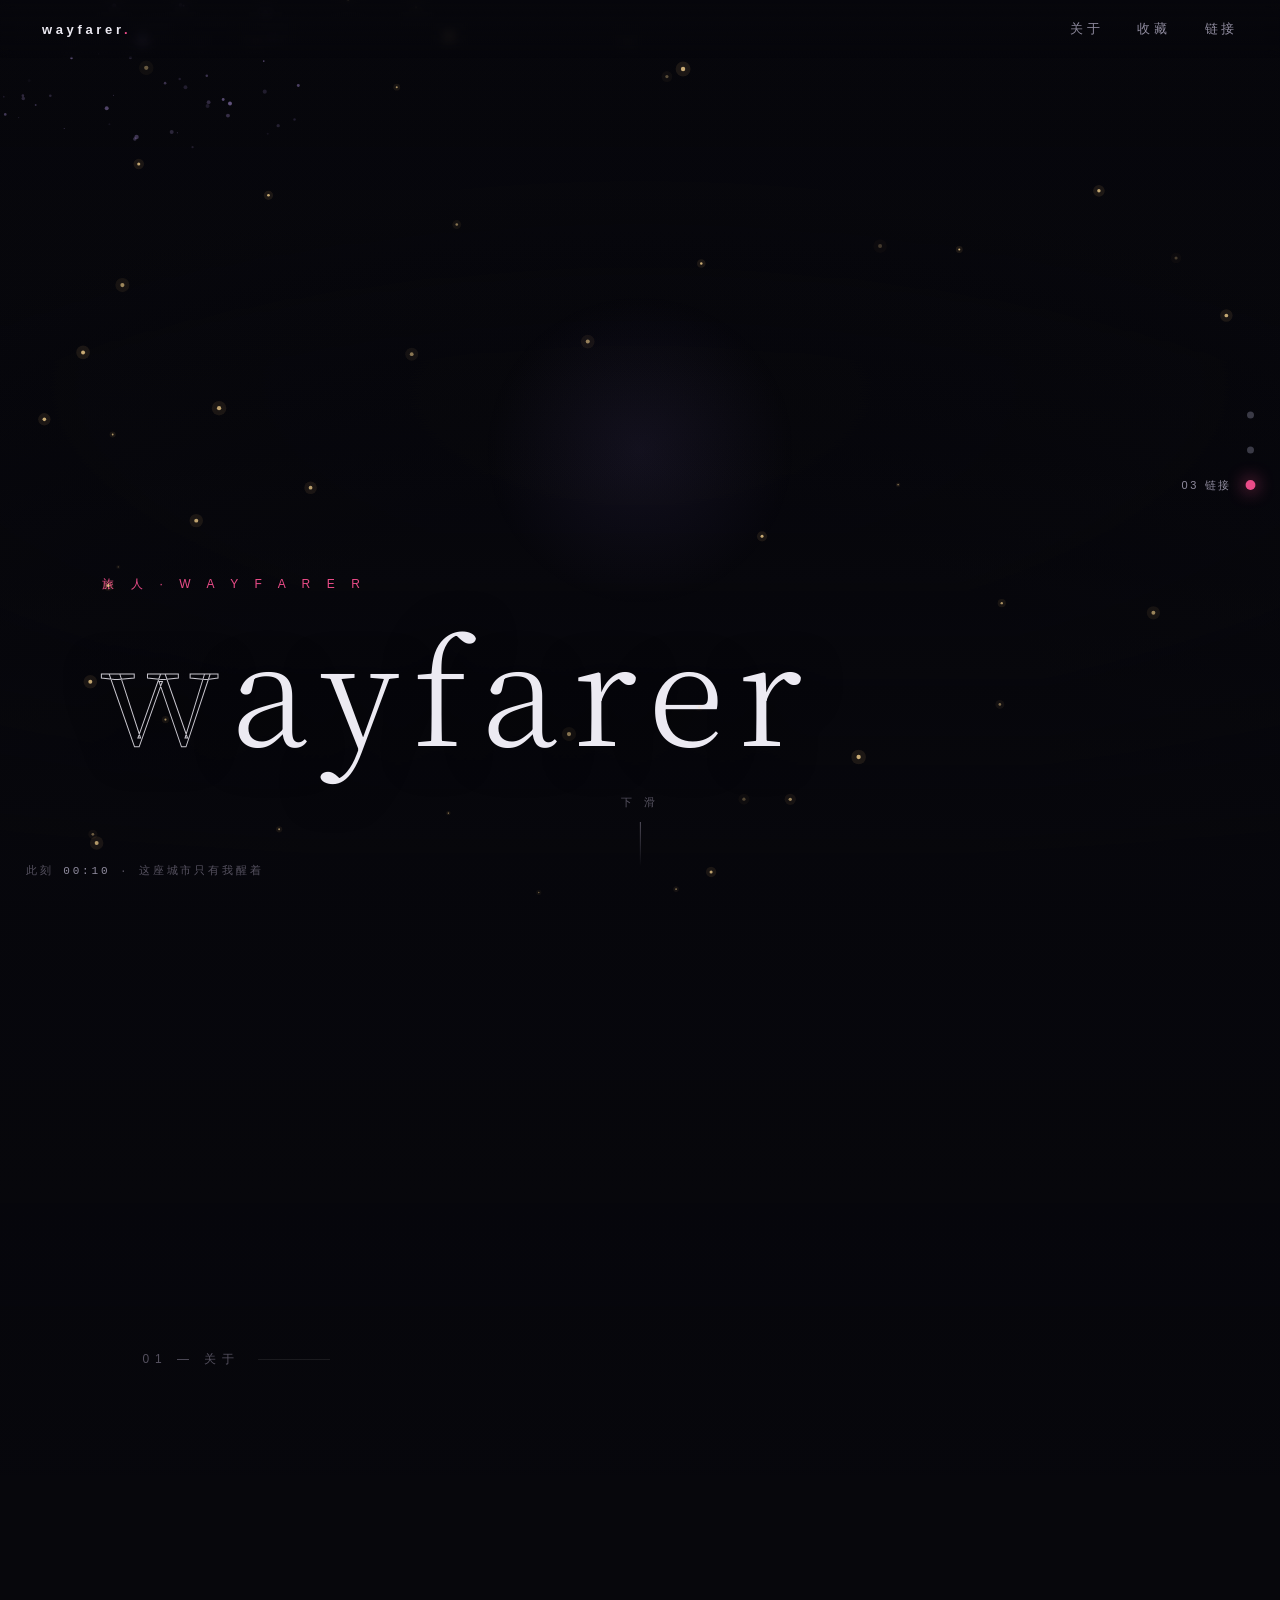
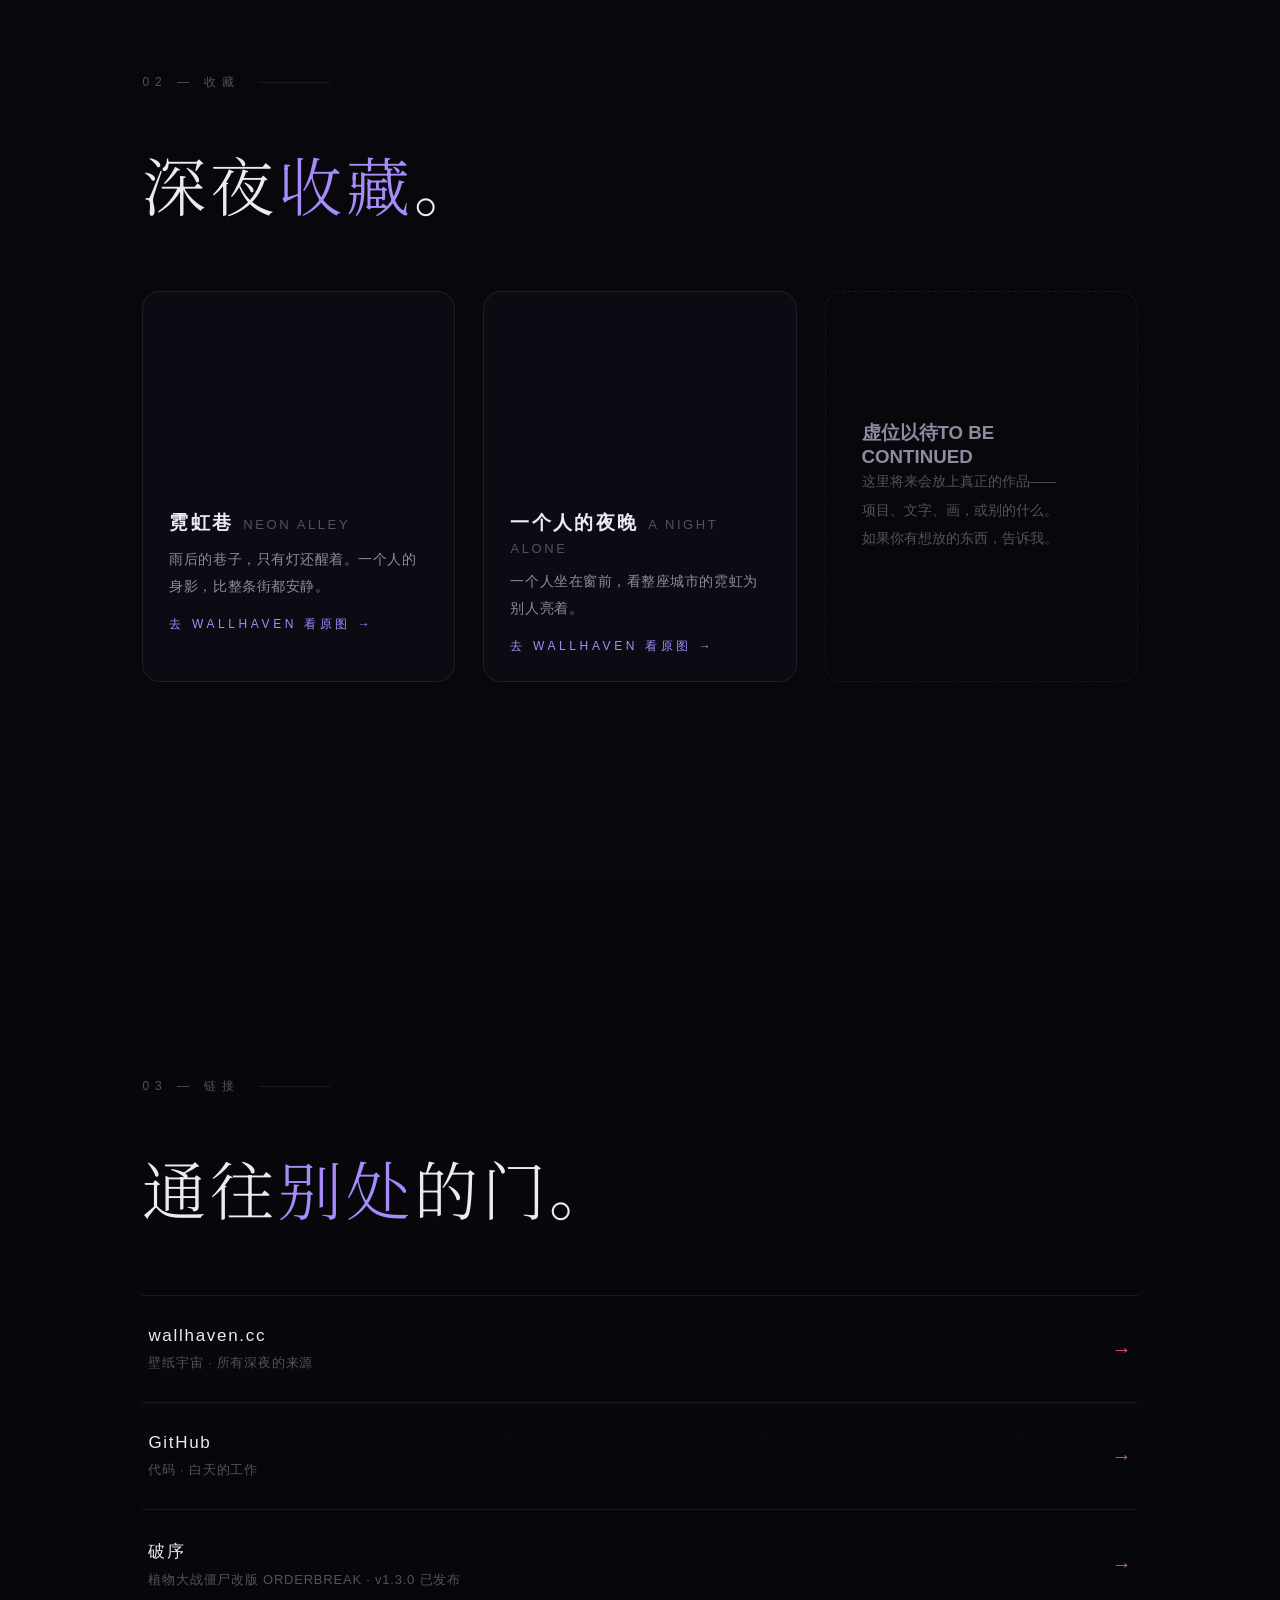
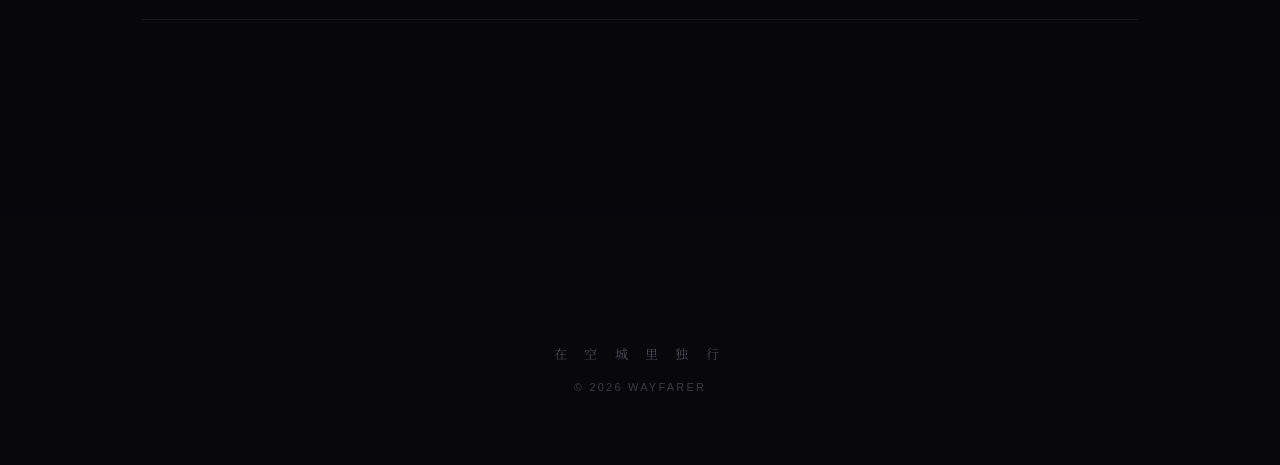
<file: index.html>
<!DOCTYPE html>
<html lang="zh-CN">
<head>
<meta charset="UTF-8">
<meta name="viewport" content="width=device-width, initial-scale=1.0">
<title>wayfarer · 旅人</title>
<meta name="description" content="wayfarer —— 一座只有我的城市。">
<link rel="stylesheet" href="fonts/fonts.css">
<style>
  *{ margin:0; padding:0; box-sizing:border-box; }
  :root{
    --bg:#07070c;
    --bg2:#0b0b13;
    --txt:#eceaf2;
    --muted:#8f8b9e;
    --faint:#55515f;
    --purple:#a78bfa;
    --pink:#ea4c88;
    --line:rgba(255,255,255,.08);
  }
  html{ scroll-behavior:smooth; }
  body{
    background:var(--bg); color:var(--txt);
    font-family:-apple-system,BlinkMacSystemFont,"Noto Sans SC","PingFang SC","Hiragino Sans GB","Microsoft YaHei",sans-serif;
    overflow-x:hidden; -webkit-font-smoothing:antialiased;
  }
  ::selection{ background:rgba(234,76,136,.35); }
  ::-webkit-scrollbar{ width:9px; }
  ::-webkit-scrollbar-track{ background:var(--bg); }
  ::-webkit-scrollbar-thumb{ background:#26262f; border-radius:6px; }
  ::-webkit-scrollbar-thumb:hover{ background:#3a3a46; }

  .serif{ font-family:"Noto Serif SC",serif; }

  /* 导航 */
  nav{ position:fixed; top:0; left:0; right:0; z-index:50;
    display:flex; justify-content:space-between; align-items:center;
    padding:20px 42px; font-size:13px; letter-spacing:.28em;
    background:linear-gradient(rgba(7,7,12,.72),transparent);
    backdrop-filter:blur(6px); -webkit-backdrop-filter:blur(6px); }
  nav .logo{ color:var(--txt); text-decoration:none; font-weight:600; }
  nav .logo span{ color:var(--pink); }
  nav .links{ display:flex; gap:34px; }
  nav .links a{ color:var(--muted); text-decoration:none; transition:color .25s; }
  nav .links a:hover{ color:var(--txt); }

  /* Hero */
  .hero{ position:relative; height:100vh; min-height:640px; display:flex; align-items:flex-end;
    overflow:hidden; }
  .hero-bg{ position:absolute; inset:-6% 0; z-index:0;
    background:url('https://w.wallhaven.cc/full/6d/wallhaven-6d5k6x.jpg') center 30%/cover no-repeat;
    will-change:transform; }
  .hero-veil{ position:absolute; inset:0; z-index:1;
    background:linear-gradient(rgba(7,7,12,.25), rgba(7,7,12,.05) 40%, rgba(7,7,12,.88) 96%),
               radial-gradient(ellipse 80% 60% at 50% 80%, transparent 40%, rgba(7,7,12,.5)); }
  #dust{ position:absolute; inset:0; z-index:2; pointer-events:none; }
  .hero-inner{ position:relative; z-index:3; padding:0 8vw 16vh; max-width:1200px; }
  .eyebrow{ font-size:12px; letter-spacing:.55em; color:var(--pink); margin-bottom:22px; }
  .hero h1{ font-size:clamp(64px,11vw,148px); font-weight:300; letter-spacing:.1em;
    line-height:1; text-shadow:0 4px 40px rgba(0,0,0,.6); }
  .hero h1 .w{ color:transparent; -webkit-text-stroke:1px rgba(236,234,242,.85); }
  .scrollhint{ position:absolute; z-index:3; bottom:34px; left:50%; transform:translateX(-50%);
    color:var(--faint); font-size:11px; letter-spacing:.4em; display:flex; flex-direction:column;
    align-items:center; gap:12px; }
  .scrollhint::after{ content:""; width:1px; height:44px;
    background:linear-gradient(var(--faint),transparent); animation:drop 2.2s ease-in-out infinite; }
  @keyframes drop{ 0%{ transform:scaleY(0); transform-origin:top;} 45%{ transform:scaleY(1); transform-origin:top;}
    55%{ transform:scaleY(1); transform-origin:bottom;} 100%{ transform:scaleY(0); transform-origin:bottom;} }

  /* 通用章节 */
  section.block{ padding:22vh 8vw; max-width:1200px; margin:0 auto; }
  .label{ font-size:12px; letter-spacing:.5em; color:var(--faint); margin-bottom:44px;
    display:flex; align-items:center; gap:18px; }
  .label::after{ content:""; flex:0 0 72px; height:1px; background:var(--line); }
  h2.big{ font-size:clamp(34px,5.4vw,64px); font-weight:300; line-height:1.5;
    letter-spacing:.06em; margin-bottom:60px; }
  h2.big em{ font-style:normal; color:var(--purple); }
  .prose{ max-width:560px; }
  .prose p{ color:var(--muted); font-size:16px; line-height:2.4; letter-spacing:.05em; margin-bottom:18px; }
  .prose p b{ color:var(--txt); font-weight:500; }

  /* 关于背景 */
  .about-bg{ position:relative; overflow:hidden; }
  .about-bg-img{ position:absolute; inset:-12% 0;
    background:url('https://w.wallhaven.cc/full/m9/wallhaven-m9q6e9.jpg') center/cover no-repeat;
    will-change:transform; }
  .about-veil{ position:absolute; inset:0;
    background:linear-gradient(rgba(7,7,12,.60), rgba(7,7,12,.82)); }
  .about-inner{ position:relative; z-index:2; max-width:1200px; margin:0 auto;
    padding:24vh 8vw 12vh; min-height:64vh;
    display:flex; flex-direction:column; justify-content:flex-end; }
  .about-inner .label{ margin-bottom:0; }

  /* 作品集 */
  .grid{ display:grid; grid-template-columns:repeat(auto-fit,minmax(300px,1fr)); gap:28px; }
  .card{ position:relative; border-radius:18px; overflow:hidden; border:1px solid var(--line);
    background:var(--bg2); text-decoration:none; color:var(--txt); display:block;
    transition:transform .35s ease, box-shadow .35s ease, border-color .35s; }
  .card:hover{ transform:translateY(-8px); border-color:rgba(167,139,250,.45);
    box-shadow:0 24px 60px rgba(0,0,0,.5), 0 0 40px rgba(167,139,250,.08); }
  .card .img{ aspect-ratio:16/10; background-size:cover; background-position:center;
    transition:transform .8s ease; }
  .card:hover .img{ transform:scale(1.05); }
  .card .meta{ padding:24px 26px 26px; }
  .card .meta h3{ font-size:19px; font-weight:600; letter-spacing:.12em; margin-bottom:10px; }
  .card .meta h3 .en{ color:var(--faint); font-weight:300; font-size:13px; margin-left:10px; letter-spacing:.2em;}
  .card .meta p{ color:var(--muted); font-size:13.5px; line-height:2; letter-spacing:.04em; }
  .card .go{ display:inline-block; margin-top:16px; font-size:12px; letter-spacing:.3em;
    color:var(--purple); }
  .card.ph{ display:flex; flex-direction:column; justify-content:center; align-items:flex-start;
    min-height:300px; padding:36px; border-style:dashed; background:transparent; cursor:default; }
  .card.ph:hover{ transform:none; box-shadow:none; border-color:var(--line); }
  .card.ph h3{ color:var(--muted); }
  .card.ph p{ color:var(--faint); font-size:13.5px; line-height:2.1; }

  /* 链接 */
  .linkrows{ border-top:1px solid var(--line); }
  .linkrow{ display:flex; justify-content:space-between; align-items:center;
    padding:30px 6px; border-bottom:1px solid var(--line); text-decoration:none;
    color:var(--txt); transition:padding .3s, background .3s; }
  .linkrow:hover{ padding-left:20px; background:rgba(255,255,255,.015); }
  .linkrow .lt{ font-size:17px; letter-spacing:.1em; }
  .linkrow .ld{ font-size:13px; color:var(--faint); margin-top:8px; letter-spacing:.06em; }
  .linkrow .arr{ color:var(--pink); font-size:20px; transition:transform .3s; }
  .linkrow:hover .arr{ transform:translateX(6px); }

  /* 链接背景 */
  .links-bg{ position:relative; overflow:hidden; }
  .links-bg-img{ position:absolute; inset:-12% 0;
    background:url('https://w.wallhaven.cc/full/jx/wallhaven-jx13zp.jpg') center/cover no-repeat;
    will-change:transform; }
  .links-veil{ position:absolute; inset:0;
    background:linear-gradient(rgba(7,7,12,.74), rgba(7,7,12,.90)); }
  .links-inner{ position:relative; z-index:2; max-width:1200px; margin:0 auto;
    padding:22vh 8vw; }

  /* 章节指示器 */
  .dots{ position:fixed; right:26px; top:50%; transform:translateY(-50%); z-index:60;
    display:flex; flex-direction:column; gap:20px; }
  .dots a{ position:relative; display:flex; align-items:center; justify-content:flex-end;
    text-decoration:none; padding:4px 0; }
  .dots .d{ width:7px; height:7px; border-radius:50%; background:#3a3a46; transition:all .3s; }
  .dots .n{ position:absolute; right:22px; font-size:11px; letter-spacing:.24em; white-space:nowrap;
    color:var(--muted); opacity:0; transform:translateX(8px); transition:all .3s; }
  .dots a:hover .n, .dots a.on .n{ opacity:1; transform:none; }
  .dots a.on .d{ background:var(--pink); box-shadow:0 0 12px var(--pink); transform:scale(1.4); }

  /* 此刻 */
  .nowcap{ position:fixed; left:26px; bottom:22px; z-index:60;
    font-size:11px; letter-spacing:.26em; color:var(--faint);
    font-family:ui-monospace,Menlo,Consolas,monospace; pointer-events:none; }
  .nowcap b{ color:var(--muted); font-weight:400; }

  /* 萤火虫与光晕 */
  #flies{ position:fixed; inset:0; z-index:4; pointer-events:none; }
  #glow{ position:fixed; left:0; top:0; z-index:3; width:340px; height:340px;
    margin:-170px 0 0 -170px; border-radius:50%; pointer-events:none;
    background:radial-gradient(circle, rgba(167,139,250,.08), transparent 65%); }

  /* 链接区点击花火 */
  .fw-flash{ position:fixed; z-index:80; width:10px; height:10px; margin:-5px 0 0 -5px;
    border-radius:50%; pointer-events:none;
    background:radial-gradient(circle, #fff, rgba(167,139,250,.6) 40%, transparent 70%);
    animation:fwflash .5s ease-out forwards; }
  @keyframes fwflash{ from{ transform:scale(1); opacity:1; } to{ transform:scale(6); opacity:0; } }
  .fw-p{ position:fixed; z-index:80; width:5px; height:5px; margin:-2.5px 0 0 -2.5px;
    border-radius:50%; pointer-events:none;
    animation:fwp 1.05s cubic-bezier(.15,.6,.35,1) forwards; }
  @keyframes fwp{ 0%{ transform:translate(0,0) scale(1); opacity:1; }
    70%{ opacity:1; } 100%{ transform:translate(var(--dx),var(--dy)) scale(.15); opacity:0; } }
  @media (prefers-reduced-motion: reduce){ .fw-flash,.fw-p{ display:none; } }

  footer{ padding:14vh 8vw 8vh; text-align:center; }
  footer .end{ font-size:13px; letter-spacing:.55em; color:var(--faint); margin-bottom:18px; }
  footer .copy{ font-size:11px; letter-spacing:.2em; color:#3c3a45; }

  /* 入场动画 */
  .rv{ opacity:0; transform:translateY(46px); transition:opacity 1.1s ease, transform 1.1s ease; }
  .rv.in{ opacity:1; transform:none; }
  .rv.d1{ transition-delay:.12s; } .rv.d2{ transition-delay:.24s; } .rv.d3{ transition-delay:.36s; }

  @media (max-width:640px){
    nav{ padding:16px 22px; } nav .links{ gap:20px; }
    section.block{ padding:16vh 7vw; }
    .hero-inner{ padding:0 7vw 14vh; }
  }
</style>
</head>
<body>

<nav>
  <a class="logo" href="#">wayfarer<span>.</span></a>
  <div class="links">
    <a href="#about">关于</a>
    <a href="#works">收藏</a>
    <a href="#links">链接</a>
  </div>
</nav>

<div class="dots">
  <a href="#about" data-sec="about"><span class="n">01 关于</span><span class="d"></span></a>
  <a href="#works" data-sec="works"><span class="n">02 收藏</span><span class="d"></span></a>
  <a href="#links" data-sec="links"><span class="n">03 链接</span><span class="d"></span></a>
</div>

<header class="hero">
  <div class="hero-bg" data-para="0.12"></div>
  <div class="hero-veil"></div>
  <canvas id="dust"></canvas>
  <div class="hero-inner">
    <div class="eyebrow">旅 人 · W A Y F A R E R</div>
    <h1 class="serif"><span class="w">w</span>ayfarer</h1>
  </div>
  <div class="scrollhint">下 滑</div>
</header>

<section class="about-bg" id="about">
  <div class="about-bg-img" data-para="0.15"></div>
  <div class="about-veil"></div>
  <div class="about-inner">
    <div class="label rv">01 — 关于</div>
  </div>
</section>

<section class="block" id="works">
  <div class="label rv">02 — 收藏</div>
  <h2 class="big serif rv">深夜<em>收藏</em>。</h2>
  <div class="grid">
    <a class="card rv" href="https://wallhaven.cc/w/gpo1g3" target="_blank" rel="noopener">
      <div class="img" style="background-image:url('https://w.wallhaven.cc/full/gp/wallhaven-gpo1g3.jpg')"></div>
      <div class="meta">
        <h3>霓虹巷<span class="en">NEON ALLEY</span></h3>
        <p>雨后的巷子，只有灯还醒着。一个人的身影，比整条街都安静。</p>
        <span class="go">去 WALLHAVEN 看原图 →</span>
      </div>
    </a>
    <a class="card rv d1" href="https://wallhaven.cc/w/pkvw9p" target="_blank" rel="noopener">
      <div class="img" style="background-image:url('https://w.wallhaven.cc/full/pk/wallhaven-pkvw9p.jpg')"></div>
      <div class="meta">
        <h3>一个人的夜晚<span class="en">A NIGHT ALONE</span></h3>
        <p>一个人坐在窗前，看整座城市的霓虹为别人亮着。</p>
        <span class="go">去 WALLHAVEN 看原图 →</span>
      </div>
    </a>
    <div class="card ph rv d2">
      <h3>虚位以待<span class="en">TO BE CONTINUED</span></h3>
      <p>这里将来会放上真正的作品——<br>项目、文字、画，或别的什么。<br>如果你有想放的东西，告诉我。</p>
    </div>
  </div>
</section>

<section class="links-bg" id="links">
  <div class="links-bg-img" data-para="0.15"></div>
  <div class="links-veil"></div>
  <div class="links-inner">
  <div class="label rv">03 — 链接</div>
  <h2 class="big serif rv">通往<em>别处</em>的门。</h2>
  <div class="linkrows">
    <a class="linkrow rv" href="https://wallhaven.cc/" target="_blank" rel="noopener">
      <div><div class="lt">wallhaven.cc</div><div class="ld">壁纸宇宙 · 所有深夜的来源</div></div>
      <div class="arr">→</div>
    </a>
    <a class="linkrow rv d1" href="https://github.com/qffy715" target="_blank" rel="noopener">
      <div><div class="lt">GitHub</div><div class="ld">代码 · 白天的工作</div></div>
      <div class="arr">→</div>
    </a>
    <a class="linkrow rv d2" href="https://qffy715.github.io/PVZ-OB/" target="_blank" rel="noopener">
      <div><div class="lt">破序</div><div class="ld">植物大战僵尸改版 ORDERBREAK · v1.3.0 已发布</div></div>
      <div class="arr">→</div>
    </a>
  </div>
  </div>
</section>

<footer>
  <div class="end serif">在 空 城 里 独 行</div>
  <div class="copy">© 2026 WAYFARER</div>
</footer>

<canvas id="flies"></canvas>
<div id="glow"></div>
<div class="nowcap">此刻 <b id="clock">--:--</b> · 这座城市只有我醒着</div>

<script>
(function(){
  /* 视差 */
  var paras = document.querySelectorAll('[data-para]');
  var ticking = false;
  function para(){
    var vh = window.innerHeight;
    paras.forEach(function(p){
      var r = p.parentElement.getBoundingClientRect();
      if(r.bottom > 0 && r.top < vh){
        var prog = (vh - r.top) / (vh + r.height);   /* 0..1 */
        var speed = parseFloat(p.dataset.para);
        p.style.transform = 'translateY(' + ((prog - 0.5) * speed * 220) + 'px)';
      }
    });
    ticking = false;
  }
  window.addEventListener('scroll', function(){
    if(!ticking){ requestAnimationFrame(para); ticking = true; }
  }, {passive:true});
  para();

  /* 入场 */
  var io = new IntersectionObserver(function(es){
    es.forEach(function(e){ if(e.isIntersecting){ e.target.classList.add('in'); io.unobserve(e.target); } });
  }, {threshold:0.12});
  document.querySelectorAll('.rv').forEach(function(n){ io.observe(n); });

  /* 尘埃 */
  var cv = document.getElementById('dust'), ctx = cv.getContext('2d');
  var W, H, ps = [];
  function size(){ W = cv.width = cv.offsetWidth; H = cv.height = cv.offsetHeight; }
  size(); window.addEventListener('resize', size);
  for(var i=0;i<46;i++) ps.push({ x:Math.random(), y:Math.random(), r:Math.random()*1.8+0.4,
    s:Math.random()*0.00045+0.00012, o:Math.random()*0.5+0.15, ph:Math.random()*6.28 });
  (function loop(t){
    ctx.clearRect(0,0,W,H);
    ps.forEach(function(p){
      p.y -= p.s; p.x += Math.sin(t/2400 + p.ph)*0.00022;
      if(p.y < -0.02){ p.y = 1.02; p.x = Math.random(); }
      var tw = p.o * (0.6 + 0.4*Math.sin(t/900 + p.ph));
      ctx.beginPath(); ctx.arc(p.x*W, p.y*H, p.r, 0, 6.28);
      ctx.fillStyle = 'rgba(200,170,255,' + tw.toFixed(3) + ')'; ctx.fill();
    });
    requestAnimationFrame(loop);
  })(0);

  /* 章节指示器 */
  var dotLinks = document.querySelectorAll('.dots a');
  var secIO = new IntersectionObserver(function(es){
    es.forEach(function(e){
      if(e.isIntersecting){
        dotLinks.forEach(function(a){ a.classList.toggle('on', a.dataset.sec === e.target.id); });
      }
    });
  }, {threshold:0.3});
  ['about','works','links'].forEach(function(id){
    var s = document.getElementById(id); if(s) secIO.observe(s);
  });

  /* 此刻 */
  function clock(){
    var d = new Date(), p = function(n){ return (n<10?'0':'')+n; };
    document.getElementById('clock').textContent = p(d.getHours())+':'+p(d.getMinutes());
  }
  clock(); setInterval(clock, 20000);

  /* 萤火虫 + 鼠标光晕 */
  var fc = document.getElementById('flies'), fx = fc.getContext('2d');
  var glowEl = document.getElementById('glow');
  var FW, FH, flies = [];
  function fsize(){ FW = fc.width = window.innerWidth; FH = fc.height = window.innerHeight; }
  fsize(); window.addEventListener('resize', fsize);
  for(var i=0;i<48;i++) flies.push({ x:Math.random(), y:Math.random(),
    r:Math.random()*1.6+0.6, vx:(Math.random()-.5)*0.00016, vy:(Math.random()-.5)*0.00012,
    ph:Math.random()*6.28, sp:Math.random()*0.6+0.4 });
  var mx = window.innerWidth/2, my = window.innerHeight/2, gx = mx, gy = my;
  window.addEventListener('pointermove', function(e){ mx = e.clientX; my = e.clientY; }, {passive:true});
  (function floop(t){
    fx.clearRect(0,0,FW,FH);
    for(var j=0;j<flies.length;j++){
      var f = flies[j];
      f.x += f.vx; f.y += f.vy;
      if(f.x < 0) f.x = 1; if(f.x > 1) f.x = 0;
      if(f.y < 0) f.y = 1; if(f.y > 1) f.y = 0;
      var tw = 0.22 + 0.55*Math.abs(Math.sin(t/1000*f.sp + f.ph));
      fx.beginPath(); fx.arc(f.x*FW, f.y*FH, f.r, 0, 6.28);
      fx.fillStyle = 'rgba(255,220,150,' + tw.toFixed(3) + ')'; fx.fill();
      fx.beginPath(); fx.arc(f.x*FW, f.y*FH, f.r*3.4, 0, 6.28);
      fx.fillStyle = 'rgba(255,200,120,' + (tw*0.12).toFixed(3) + ')'; fx.fill();
    }
    gx += (mx-gx)*0.08; gy += (my-gy)*0.08;
    glowEl.style.transform = 'translate(' + gx + 'px,' + gy + 'px)';
    requestAnimationFrame(floop);
  })(0);

  /* 全页面点击花火 */
  document.addEventListener('pointerdown', function(e){
    var x = e.clientX, y = e.clientY;
    var fl = document.createElement('span');
    fl.className = 'fw-flash';
    fl.style.left = x + 'px'; fl.style.top = y + 'px';
    document.body.appendChild(fl);
    setTimeout(function(){ fl.remove(); }, 500);
    var colors = ['#ea4c88','#a78bfa','#ffd9a0','#67e8f9','#f9a8d4'];
    for(var i=0;i<26;i++){
      var p = document.createElement('span');
      p.className = 'fw-p';
      var c = colors[i % colors.length];
      p.style.background = c; p.style.boxShadow = '0 0 8px ' + c;
      p.style.left = x + 'px'; p.style.top = y + 'px';
      var a = (i/26)*6.283 + Math.random()*0.35;
      var d = 60 + Math.random()*110;
      p.style.setProperty('--dx', (Math.cos(a)*d).toFixed(1) + 'px');
      p.style.setProperty('--dy', (Math.sin(a)*d + 45).toFixed(1) + 'px');
      document.body.appendChild(p);
      (function(el){ setTimeout(function(){ el.remove(); }, 1100); })(p);
    }
  });
})();
</script>
</body>
</html>
</file>
<file: fonts/fonts.css>
/* cyrillic - self-hosted from Google Fonts */
@font-face {
  font-family: 'Noto Serif SC';
  font-style: normal;
  font-weight: 300;
  font-display: swap;
  src: url('notoserifsc-300-cyrillic.woff2') format('woff2');
  unicode-range: U+0301, U+0400-045F, U+0490-0491, U+04B0-04B1, U+2116;
}

/* vietnamese - self-hosted from Google Fonts */
@font-face {
  font-family: 'Noto Serif SC';
  font-style: normal;
  font-weight: 300;
  font-display: swap;
  src: url('notoserifsc-300-vietnamese.woff2') format('woff2');
  unicode-range: U+0102-0103, U+0110-0111, U+0128-0129, U+0168-0169, U+01A0-01A1, U+01AF-01B0, U+0300-0301, U+0303-0304, U+0308-0309, U+0323, U+0329, U+1EA0-1EF9, U+20AB;
}

/* latin-ext - self-hosted from Google Fonts */
@font-face {
  font-family: 'Noto Serif SC';
  font-style: normal;
  font-weight: 300;
  font-display: swap;
  src: url('notoserifsc-300-latin-ext.woff2') format('woff2');
  unicode-range: U+0100-02BA, U+02BD-02C5, U+02C7-02CC, U+02CE-02D7, U+02DD-02FF, U+0304, U+0308, U+0329, U+1D00-1DBF, U+1E00-1E9F, U+1EF2-1EFF, U+2020, U+20A0-20AB, U+20AD-20C4, U+2113, U+2C60-2C7F, U+A720-A7FF;
}

/* latin - self-hosted from Google Fonts */
@font-face {
  font-family: 'Noto Serif SC';
  font-style: normal;
  font-weight: 300;
  font-display: swap;
  src: url('notoserifsc-300-latin.woff2') format('woff2');
  unicode-range: U+0000-00FF, U+0131, U+0152-0153, U+02BB-02BC, U+02C6, U+02DA, U+02DC, U+0304, U+0308, U+0329, U+2000-206F, U+20AC, U+2122, U+2191, U+2193, U+2212, U+2215, U+FEFF, U+FFFD;
}

/* cyrillic - self-hosted from Google Fonts */
@font-face {
  font-family: 'Noto Serif SC';
  font-style: normal;
  font-weight: 600;
  font-display: swap;
  src: url('notoserifsc-600-cyrillic.woff2') format('woff2');
  unicode-range: U+0301, U+0400-045F, U+0490-0491, U+04B0-04B1, U+2116;
}

/* vietnamese - self-hosted from Google Fonts */
@font-face {
  font-family: 'Noto Serif SC';
  font-style: normal;
  font-weight: 600;
  font-display: swap;
  src: url('notoserifsc-600-vietnamese.woff2') format('woff2');
  unicode-range: U+0102-0103, U+0110-0111, U+0128-0129, U+0168-0169, U+01A0-01A1, U+01AF-01B0, U+0300-0301, U+0303-0304, U+0308-0309, U+0323, U+0329, U+1EA0-1EF9, U+20AB;
}

/* latin-ext - self-hosted from Google Fonts */
@font-face {
  font-family: 'Noto Serif SC';
  font-style: normal;
  font-weight: 600;
  font-display: swap;
  src: url('notoserifsc-600-latin-ext.woff2') format('woff2');
  unicode-range: U+0100-02BA, U+02BD-02C5, U+02C7-02CC, U+02CE-02D7, U+02DD-02FF, U+0304, U+0308, U+0329, U+1D00-1DBF, U+1E00-1E9F, U+1EF2-1EFF, U+2020, U+20A0-20AB, U+20AD-20C4, U+2113, U+2C60-2C7F, U+A720-A7FF;
}

/* latin - self-hosted from Google Fonts */
@font-face {
  font-family: 'Noto Serif SC';
  font-style: normal;
  font-weight: 600;
  font-display: swap;
  src: url('notoserifsc-600-latin.woff2') format('woff2');
  unicode-range: U+0000-00FF, U+0131, U+0152-0153, U+02BB-02BC, U+02C6, U+02DA, U+02DC, U+0304, U+0308, U+0329, U+2000-206F, U+20AC, U+2122, U+2191, U+2193, U+2212, U+2215, U+FEFF, U+FFFD;
}

/* chinese-simplified - self-hosted via Fontsource */
@font-face {
  font-family: 'Noto Serif SC';
  font-style: normal;
  font-weight: 300;
  font-display: swap;
  src: url('notoserifsc-300-chinese-simplified.woff2') format('woff2');
  unicode-range: U+3041-3096,U+3099-30FF,U+3105-312D,U+3131-318E,U+3190-31BA,U+31C0-31E3,U+31F0-321E,U+322E-3247,U+3250-32FE,U+3300-4DBF,U+4E00-A48C,U+A490-A4C6,U+AC00-D7A3,U+F900-FAFF,U+FE30-FE4F,U+FF00-FFEF;
}

/* chinese-simplified - self-hosted via Fontsource */
@font-face {
  font-family: 'Noto Serif SC';
  font-style: normal;
  font-weight: 600;
  font-display: swap;
  src: url('notoserifsc-600-chinese-simplified.woff2') format('woff2');
  unicode-range: U+3041-3096,U+3099-30FF,U+3105-312D,U+3131-318E,U+3190-31BA,U+31C0-31E3,U+31F0-321E,U+322E-3247,U+3250-32FE,U+3300-4DBF,U+4E00-A48C,U+A490-A4C6,U+AC00-D7A3,U+F900-FAFF,U+FE30-FE4F,U+FF00-FFEF;
}


/* symbol chunk - self-hosted from Google Fonts, weight 300 */
@font-face {
  font-family: 'Noto Serif SC';
  font-style: normal;
  font-weight: 300;
  font-display: swap;
  src: url('notosym-300-0.woff2') format('woff2');
  unicode-range: U+20-22, U+27-2a, U+2c-3b, U+3f, U+41-4d, U+4f-5d, U+61-7b, U+7d, U+ab, U+ae, U+b2, U+b7, U+bb, U+df-e5, U+e7-ea, U+ec-ed, U+f1-f4, U+f6, U+f9-fa, U+fc, U+101, U+103, U+113, U+12b, U+148, U+14d, U+16b, U+1ce, U+1d0, U+300-301, U+1ebf, U+1ec7, U+2013-2014, U+2022, U+2027, U+2039-203a, U+2122, U+3001-3002, U+3042, U+3044, U+3046, U+3048, U+304a-3055, U+3057, U+3059-305b, U+305d, U+305f-3061, U+3063-306b, U+306d-3073, U+3075-3076, U+3078-3079, U+307b, U+307e-307f, U+3081-308d, U+308f, U+3092-3093, U+30a1-30a4, U+30a6-30bb, U+30bd, U+30bf-30c1, U+30c3-30c4, U+30c6-30cb, U+30cd-30d7, U+30d9-30e1, U+30e3-30e7, U+30e9-30ed, U+30ef, U+30f3, U+30fb-30fc, U+3127, U+4e00, U+4e2d, U+65b0, U+65e5, U+6708-6709, U+70b9, U+7684, U+7f51, U+ff0c, U+ff0e, U+ff1a;
}

/* symbol chunk - self-hosted from Google Fonts, weight 300 */
@font-face {
  font-family: 'Noto Serif SC';
  font-style: normal;
  font-weight: 300;
  font-display: swap;
  src: url('notosym-300-1.woff2') format('woff2');
  unicode-range: U+a5, U+2192, U+2605, U+4e11, U+4e22, U+4e32, U+4f0d, U+4f0f, U+4f69, U+4ff1, U+50b2, U+5154, U+51dd, U+51f0, U+5211, U+5269, U+533f, U+5366-5367, U+5389, U+5413, U+5440, U+5446, U+5561, U+574a, U+5751, U+57ab, U+5806, U+5821, U+582a, U+58f3, U+5938, U+5948, U+5978, U+59d1, U+5a03, U+5a07, U+5ac1, U+5acc, U+5ae9, U+5bb4, U+5bc4, U+5c3f, U+5e3d, U+5e7d, U+5f92, U+5faa, U+5fe0, U+5ffd, U+6016, U+60a0, U+60dc, U+60e8, U+614e, U+6212, U+6284, U+62c6, U+62d3-62d4, U+63f4, U+642c, U+6478, U+6491-6492, U+64e6, U+6591, U+65a4, U+664b, U+6735, U+6746, U+67f1, U+67f3, U+6842, U+68af, U+68c9, U+68cb, U+6a31, U+6b3a, U+6bc1, U+6c0f, U+6c27, U+6c57, U+6cc4, U+6ce5, U+6d2a, U+6d66, U+6d69, U+6daf, U+6e58, U+6ecb, U+6ef4, U+707e, U+7092, U+70ab, U+71d5, U+7275, U+7384, U+73b2, U+7434, U+74e6, U+74f7, U+75bc, U+76c8, U+76d0, U+7709, U+77ac, U+7855, U+78a7, U+78c1, U+7a77, U+7b79, U+7c92, U+7cae, U+7cd5, U+7ea4, U+7eb5, U+7ebd, U+7f5a, U+7fd4, U+7ffc, U+8083, U+8096, U+80a0, U+80d6, U+80de, U+8102, U+8109, U+810f, U+8179, U+8292, U+82b3, U+8352, U+8361, U+83cc, U+841d, U+8461, U+8482, U+8521, U+857e, U+85aa, U+866b, U+8776, U+8896, U+889c, U+88f8, U+8a9e, U+8bc8, U+8bf8, U+8c0b, U+8c28, U+8d2b, U+8d2f, U+8d37, U+8d3a, U+8d54, U+8dc3, U+8dcc, U+8df5, U+8e0f, U+8e48, U+8f86, U+8f88, U+8f9e, U+8fc1, U+8fc8, U+8feb, U+9065, U+90a6, U+90aa, U+90bb, U+90c1, U+94dc, U+9521, U+9676, U+96d5, U+970d, U+9897, U+997c, U+9a70, U+9a76, U+9a9a, U+9ad4, U+9e23, U+9e7f, U+9f3b, U+e675, U+e6b9, U+ffe5;
}

/* symbol chunk - self-hosted from Google Fonts, weight 600 */
@font-face {
  font-family: 'Noto Serif SC';
  font-style: normal;
  font-weight: 600;
  font-display: swap;
  src: url('notosym-600-2.woff2') format('woff2');
  unicode-range: U+20-22, U+27-2a, U+2c-3b, U+3f, U+41-4d, U+4f-5d, U+61-7b, U+7d, U+ab, U+ae, U+b2, U+b7, U+bb, U+df-e5, U+e7-ea, U+ec-ed, U+f1-f4, U+f6, U+f9-fa, U+fc, U+101, U+103, U+113, U+12b, U+148, U+14d, U+16b, U+1ce, U+1d0, U+300-301, U+1ebf, U+1ec7, U+2013-2014, U+2022, U+2027, U+2039-203a, U+2122, U+3001-3002, U+3042, U+3044, U+3046, U+3048, U+304a-3055, U+3057, U+3059-305b, U+305d, U+305f-3061, U+3063-306b, U+306d-3073, U+3075-3076, U+3078-3079, U+307b, U+307e-307f, U+3081-308d, U+308f, U+3092-3093, U+30a1-30a4, U+30a6-30bb, U+30bd, U+30bf-30c1, U+30c3-30c4, U+30c6-30cb, U+30cd-30d7, U+30d9-30e1, U+30e3-30e7, U+30e9-30ed, U+30ef, U+30f3, U+30fb-30fc, U+3127, U+4e00, U+4e2d, U+65b0, U+65e5, U+6708-6709, U+70b9, U+7684, U+7f51, U+ff0c, U+ff0e, U+ff1a;
}

/* symbol chunk - self-hosted from Google Fonts, weight 600 */
@font-face {
  font-family: 'Noto Serif SC';
  font-style: normal;
  font-weight: 600;
  font-display: swap;
  src: url('notosym-600-3.woff2') format('woff2');
  unicode-range: U+a5, U+2192, U+2605, U+4e11, U+4e22, U+4e32, U+4f0d, U+4f0f, U+4f69, U+4ff1, U+50b2, U+5154, U+51dd, U+51f0, U+5211, U+5269, U+533f, U+5366-5367, U+5389, U+5413, U+5440, U+5446, U+5561, U+574a, U+5751, U+57ab, U+5806, U+5821, U+582a, U+58f3, U+5938, U+5948, U+5978, U+59d1, U+5a03, U+5a07, U+5ac1, U+5acc, U+5ae9, U+5bb4, U+5bc4, U+5c3f, U+5e3d, U+5e7d, U+5f92, U+5faa, U+5fe0, U+5ffd, U+6016, U+60a0, U+60dc, U+60e8, U+614e, U+6212, U+6284, U+62c6, U+62d3-62d4, U+63f4, U+642c, U+6478, U+6491-6492, U+64e6, U+6591, U+65a4, U+664b, U+6735, U+6746, U+67f1, U+67f3, U+6842, U+68af, U+68c9, U+68cb, U+6a31, U+6b3a, U+6bc1, U+6c0f, U+6c27, U+6c57, U+6cc4, U+6ce5, U+6d2a, U+6d66, U+6d69, U+6daf, U+6e58, U+6ecb, U+6ef4, U+707e, U+7092, U+70ab, U+71d5, U+7275, U+7384, U+73b2, U+7434, U+74e6, U+74f7, U+75bc, U+76c8, U+76d0, U+7709, U+77ac, U+7855, U+78a7, U+78c1, U+7a77, U+7b79, U+7c92, U+7cae, U+7cd5, U+7ea4, U+7eb5, U+7ebd, U+7f5a, U+7fd4, U+7ffc, U+8083, U+8096, U+80a0, U+80d6, U+80de, U+8102, U+8109, U+810f, U+8179, U+8292, U+82b3, U+8352, U+8361, U+83cc, U+841d, U+8461, U+8482, U+8521, U+857e, U+85aa, U+866b, U+8776, U+8896, U+889c, U+88f8, U+8a9e, U+8bc8, U+8bf8, U+8c0b, U+8c28, U+8d2b, U+8d2f, U+8d37, U+8d3a, U+8d54, U+8dc3, U+8dcc, U+8df5, U+8e0f, U+8e48, U+8f86, U+8f88, U+8f9e, U+8fc1, U+8fc8, U+8feb, U+9065, U+90a6, U+90aa, U+90bb, U+90c1, U+94dc, U+9521, U+9676, U+96d5, U+970d, U+9897, U+997c, U+9a70, U+9a76, U+9a9a, U+9ad4, U+9e23, U+9e7f, U+9f3b, U+e675, U+e6b9, U+ffe5;
}
</file>
